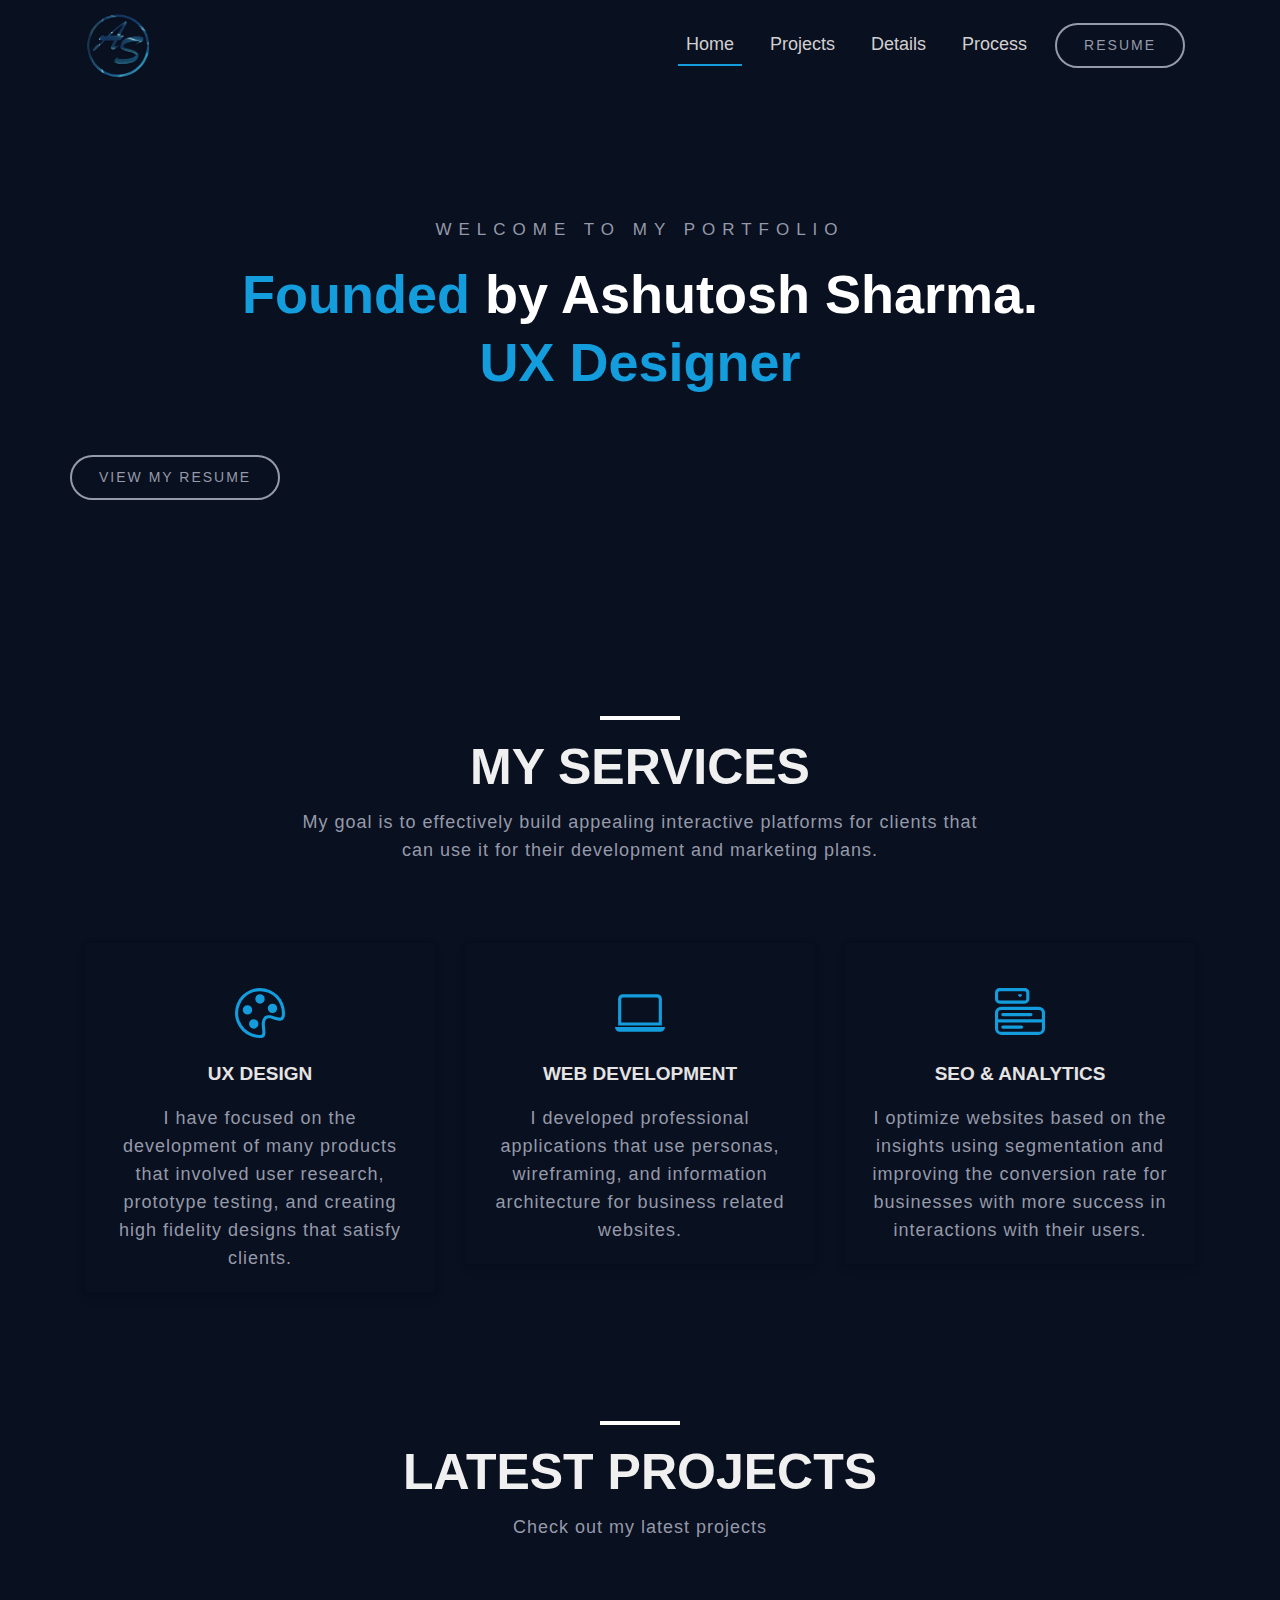
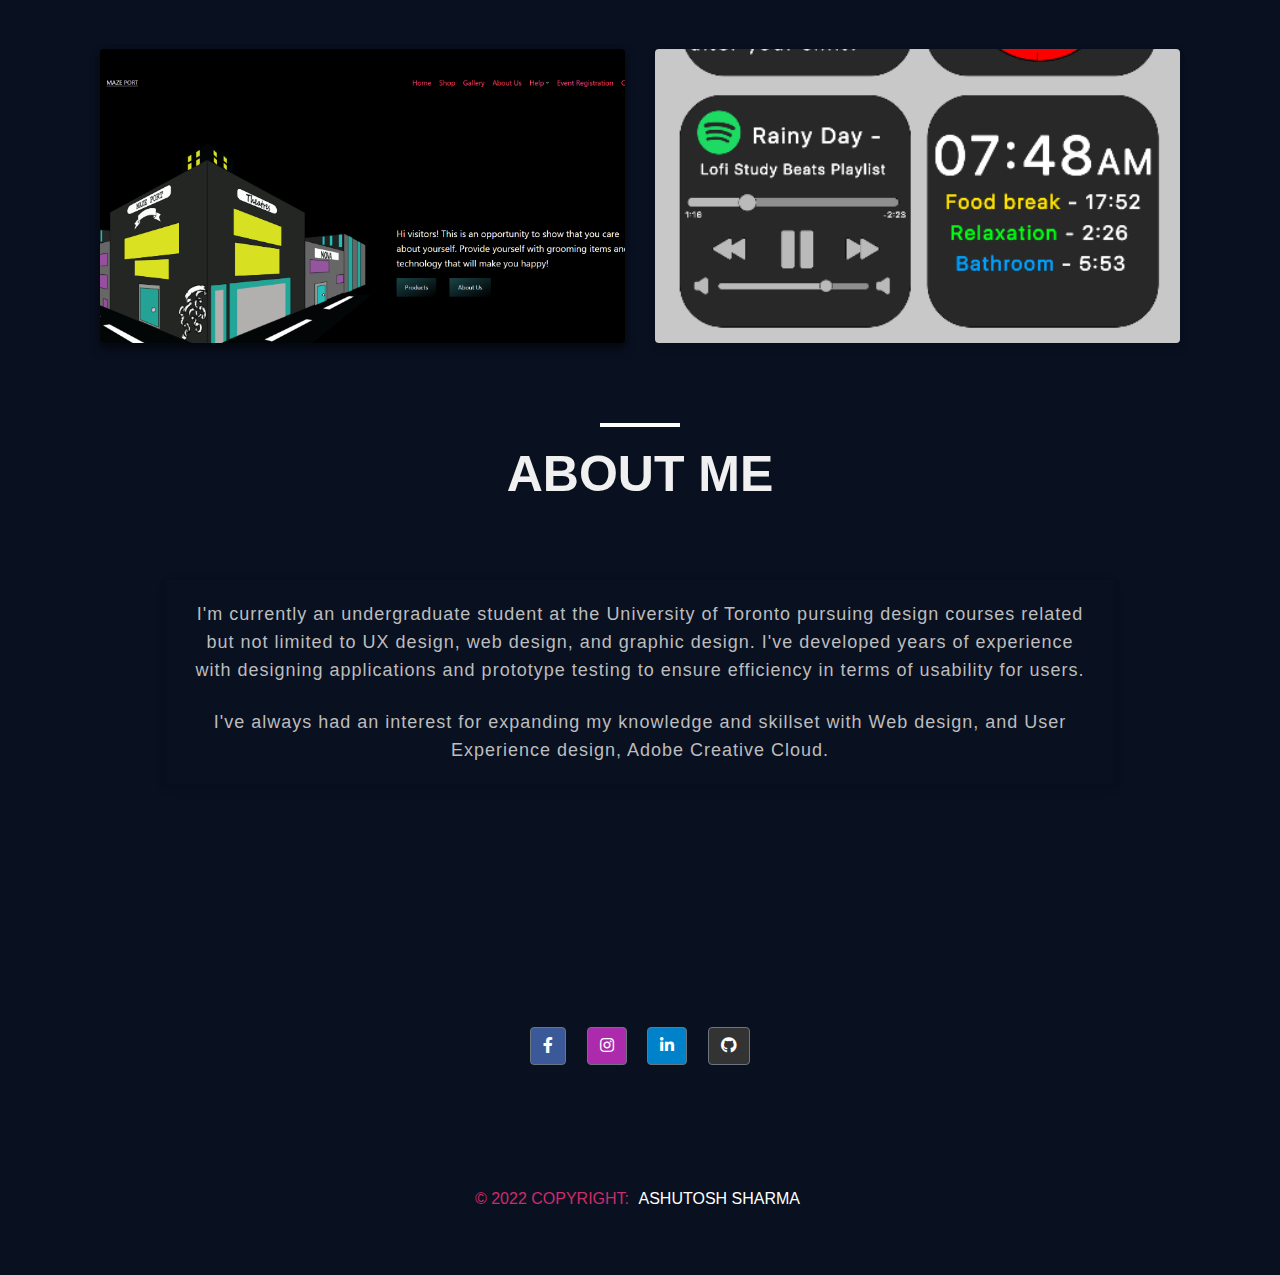
<file: index.html>
<!doctype html>
<html lang="en">

<head>
    <!-- Required meta tags -->
    <meta charset="utf-8">
    <meta name="viewport" content="width=device-width, initial-scale=1, shrink-to-fit=no">

    <!-- Bootstrap CSS -->
    <link rel="stylesheet" href="https://cdn.jsdelivr.net/npm/bootstrap@4.3.1/dist/css/bootstrap.min.css" integrity="sha384-ggOyR0iXCbMQv3Xipma34MD+dH/1fQ784/j6cY/iJTQUOhcWr7x9JvoRxT2MZw1T" crossorigin="anonymous">
    <link rel="stylesheet" href="https://cdnjs.cloudflare.com/ajax/libs/font-awesome/5.15.4/css/all.min.css" integrity="sha512-1ycn6IcaQQ40/MKBW2W4Rhis/DbILU74C1vSrLJxCq57o941Ym01SwNsOMqvEBFlcgUa6xLiPY/NS5R+E6ztJQ==" crossorigin="anonymous" referrerpolicy="no-referrer"
    />
    <link href="https://cdn.jsdelivr.net/npm/bootstrap@5.1.3/dist/css/bootstrap.min.css" rel="stylesheet" integrity="sha384-1BmE4kWBq78iYhFldvKuhfTAU6auU8tT94WrHftjDbrCEXSU1oBoqyl2QvZ6jIW3" crossorigin="anonymous">
    <link href="css/custom.css" rel="stylesheet">

    <title>Portfolio | Ashutosh Sharma</title>
</head>

<!--Navbar reference: https://getbootstrap.com/docs/5.1/components/navbar/-->
<header class="header-nav">
    <nav class="navbar navbar-expand-lg fixed-top">
        <div class="container">
            <a class="navbar-brand" href="index.html">
                <img src="images/Logo.png" class="img-fluid" alt="logo" width="70%"></a>
            <button class="navbar-toggler" type="button" data-bs-toggle="collapse" data-bs-target="#navbarNav" aria-controls="navbarNav" aria-expanded="false" aria-label="Toggle navigation">
                    <span class="navbar-toggler-icon"></span>
                    <i class="fas fa-stream navbar-toggler-icon"></i>
                </button>
            <div class="collapse navbar-collapse justify-content-end" id="navbarNav">
                <ul class="navbar-nav menu-navbar">
                    <li class="nav-item">
                        <a class="nav-link active" aria-current="page" href="index.html">Home</a>
                    </li>
                    <li class="nav-item">
                        <a class="nav-link" href="projects.html">Projects</a>
                    </li>
                    <li class="nav-item">
                        <a class="nav-link" href="details.html">Details</a>
                    </li>
                    <li class="nav-item">
                        <a class="nav-link" href="process.html">Process</a>
                    </li>
                    <li class="nav-item mt-3 mt-lg-0">
                        <a class="main-btn" href="resume.html">Resume</a>
                    </li>
                </ul>
            </div>
        </div>
    </nav>
</header>
<!-- intro -->
<section id="home" class="intro-text">
    <div class="container">
        <div class="row">
            <div class="col-sm-12 text-center text-md-start">
                <h6> Welcome to my Portfolio </h6>
                <h1><span>Founded</span> by Ashutosh Sharma.<br><span>UX Designer</span></h1>
            </div>
            <div class="mt-4">
                <a class="main-btn" href="resume.html">View my resume</a>
            </div>
        </div>
    </div>
</section>
<!-- services tab -->
<!-- reference: https://getbootstrap.com/docs/4.3/components/card/  -->
<div id="services" class="container mt-3 mb-5">
    <div class="post-heading text-center">
        <div class="hr-line"></div>
        <h2>My Services</h2>
        <br>
        <p>My goal is to effectively build appealing interactive platforms for clients that <br> can use it for their development and marketing plans.</br>
        </p>
        <br>
    </div>

    <div class="row">
        <div class="col-lg-4 col-md-6 col-12 pb-5" style="margin-top:50px;">
            <div class="card">
                <div class="card-body text-md-start text-center">
                    <!-- reference: https://icons.getbootstrap.com/icons/ -->
                    <svg xmlns="http://www.w3.org/2000/svg" width="50" height="100" fill="#149DDD" class="bi bi-palette" viewBox="0 0 16 16">
                            <path d="M8 5a1.5 1.5 0 1 0 0-3 1.5 1.5 0 0 0 0 3zm4 3a1.5 1.5 0 1 0 0-3 1.5 1.5 0 0 0 0 3zM5.5 7a1.5 1.5 0 1 1-3 0 1.5 1.5 0 0 1 3 0zm.5 6a1.5 1.5 0 1 0 0-3 1.5 1.5 0 0 0 0 3z"/>
                            <path d="M16 8c0 3.15-1.866 2.585-3.567 2.07C11.42 9.763 10.465 9.473 10 10c-.603.683-.475 1.819-.351 2.92C9.826 14.495 9.996 16 8 16a8 8 0 1 1 8-8zm-8 7c.611 0 .654-.171.655-.176.078-.146.124-.464.07-1.119-.014-.168-.037-.37-.061-.591-.052-.464-.112-1.005-.118-1.462-.01-.707.083-1.61.704-2.314.369-.417.845-.578 1.272-.618.404-.038.812.026 1.16.104.343.077.702.186 1.025.284l.028.008c.346.105.658.199.953.266.653.148.904.083.991.024C14.717 9.38 15 9.161 15 8a7 7 0 1 0-7 7z"/>
                          </svg>
                    <h3>UX design</h3>
                    <p>I have focused on the development of many products that involved user research, prototype testing, and creating high fidelity designs that satisfy clients. </p>
                </div>

            </div>
        </div>

        <div class="col-lg-4 col-md-6 col-12 pb-5" style="margin-top:50px;">
            <div class="card">
                <div class="card-body text-md-start text-center">
                    <!-- reference: https://icons.getbootstrap.com/icons/ -->
                    <svg xmlns="http://www.w3.org/2000/svg" width="50" height="100" fill="#149DDD" class="bi bi-laptop" viewBox="0 0 16 16">
                            <path d="M13.5 3a.5.5 0 0 1 .5.5V11H2V3.5a.5.5 0 0 1 .5-.5h11zm-11-1A1.5 1.5 0 0 0 1 3.5V12h14V3.5A1.5 1.5 0 0 0 13.5 2h-11zM0 12.5h16a1.5 1.5 0 0 1-1.5 1.5h-13A1.5 1.5 0 0 1 0 12.5z"/>
                          </svg>
                    <h3>Web Development</h3>
                    <p>I developed professional applications that use personas, wireframing, and information architecture for business related websites. </p>
                </div>

            </div>
        </div>
        <div class="col-lg-4 col-md-6 col-12 pb-5" style="margin-top:50px;">
            <div class="card">
                <div class="card-body text-md-start text-center">
                    <!-- reference: https://icons.getbootstrap.com/icons/ -->
                    <svg xmlns="http://www.w3.org/2000/svg" width="50" height="100" fill="#149DDD" class="bi bi-menu-button" viewBox="0 0 16 16">
                            <path d="M0 1.5A1.5 1.5 0 0 1 1.5 0h8A1.5 1.5 0 0 1 11 1.5v2A1.5 1.5 0 0 1 9.5 5h-8A1.5 1.5 0 0 1 0 3.5v-2zM1.5 1a.5.5 0 0 0-.5.5v2a.5.5 0 0 0 .5.5h8a.5.5 0 0 0 .5-.5v-2a.5.5 0 0 0-.5-.5h-8z"/>
                            <path d="m7.823 2.823-.396-.396A.25.25 0 0 1 7.604 2h.792a.25.25 0 0 1 .177.427l-.396.396a.25.25 0 0 1-.354 0zM0 8a2 2 0 0 1 2-2h12a2 2 0 0 1 2 2v5a2 2 0 0 1-2 2H2a2 2 0 0 1-2-2V8zm1 3v2a1 1 0 0 0 1 1h12a1 1 0 0 0 1-1v-2H1zm14-1V8a1 1 0 0 0-1-1H2a1 1 0 0 0-1 1v2h14zM2 8.5a.5.5 0 0 1 .5-.5h9a.5.5 0 0 1 0 1h-9a.5.5 0 0 1-.5-.5zm0 4a.5.5 0 0 1 .5-.5h6a.5.5 0 0 1 0 1h-6a.5.5 0 0 1-.5-.5z"/>
                          </svg>
                    <h3>SEO & Analytics</h3>
                    <p>I optimize websites based on the insights using segmentation and improving the conversion rate for businesses with more success in interactions with their users. </p>
                </div>

            </div>
        </div>

    </div>
    <!-- latest projects -->
    <div id="latest-project" class="project_wrapper">
        <div class="post-heading text-center">
            <div class="hr-line"></div>
            <h2>latest projects</h2>
            <br>
            <p>Check out my latest projects</br>
            </p>
            <br>
        </div>
    </div>

    <div class="container">
        <div class="row">
            <div class="col-sm">
                <div class="card_project">
                    <a href="details.html"><img src="images/wordpress website.png" class="image-one" alt="wordpress website"></a>
                </div>
            </div>
            <div class="col-sm">
                <div class="card_project">
                    <a href="projects.html"><img src="images/cct380 design.png" class="image-two" alt="cct380 design"></a>
                </div>
            </div>
        </div>

    </div>
    <div id="about-me" class="about_wrapper">
        <div class="post-heading text-center">
            <div class="hr-line"></div>
            <h2 style="margin-bottom: 80px;">about me</h2>
            <br>
        </div>
        <div class="card">
            <div class="card-body text-md-start text-center">
                <!-- reference: https://icons.getbootstrap.com/icons/ -->
                <p style="color: rgb(189, 189, 189);">I'm currently an undergraduate student at the University of Toronto pursuing design courses related but not limited to UX design, web design, and graphic design. I've developed years of experience with designing applications and prototype
                    testing to ensure efficiency in terms of usability for users. </p>
                <br>
                <br>
                <p style="color: rgb(189, 189, 189);">I've always had an interest for expanding my knowledge and skillset with Web design, and User Experience design, Adobe Creative Cloud. </p>
            </div>

        </div>
    </div>


    <!-- Reference: https://mdbootstrap.com/docs/standard/extended/social-media/ -->
    <!-- Grid container -->
    <div class="container p-4 pb-0 text-center" style="margin-top: 80px;" id="social-media">
        <!-- Section: Social media -->
        <section class="mb-4">
            <!-- Facebook -->
            <a class="btn btn-secondary btn-floating m-2" style="background-color: #3b5998;" href="https://facebook.com/" role="button"><i class="fab fa-facebook-f"></i
            ></a>

            <!-- Instagram -->
            <a class="btn btn-secondary btn-floating m-2" style="background-color: #ac2bac;" href="https://instagram.com/" role="button"><i class="fab fa-instagram"></i
            ></a>

            <!-- Linkedin -->
            <a class="btn btn-secondary btn-floating m-2" style="background-color: #0082ca;" href="https://linkedin.com/" role="button"><i class="fab fa-linkedin-in"></i
            ></a>
            <!-- Github -->
            <a class="btn btn-secondary btn-floating m-2" style="background-color: #333333;" href="https://github.com/" role="button"><i class="fab fa-github"></i
            ></a>
        </section>
        <!-- Section: Social media -->
    </div>
    <!-- Grid container -->

    <!-- Copyright -->
    <div class="text-center p-3" style="color: #cf2b6a;">
        © 2022 Copyright:
        <a class="text-white" style="padding: 5px;">Ashutosh Sharma</a>
    </div>
    <!-- Copyright -->
    <!-- Optional JavaScript -->
    <!-- jQuery first, then Popper.js, then Bootstrap JS -->
    <script src=" https://code.jquery.com/jquery-3.3.1.slim.min.js " integrity="sha384-q8i/X+965DzO0rT7abK41JStQIAqVgRVzpbzo5smXKp4YfRvH+8abtTE1Pi6jizo " crossorigin="anonymous "></script>
    <script src="https://cdn.jsdelivr.net/npm/popper.js@1.14.7/dist/umd/popper.min.js " integrity="sha384-UO2eT0CpHqdSJQ6hJty5KVphtPhzWj9WO1clHTMGa3JDZwrnQq4sF86dIHNDz0W1 " crossorigin="anonymous "></script>
    <script src="https://cdn.jsdelivr.net/npm/bootstrap@4.3.1/dist/js/bootstrap.min.js " integrity="sha384-JjSmVgyd0p3pXB1rRibZUAYoIIy6OrQ6VrjIEaFf/nJGzIxFDsf4x0xIM+B07jRM " crossorigin="anonymous "></script>
    <script src="https://cdn.jsdelivr.net/npm/@popperjs/core@2.10.2/dist/umd/popper.min.js " integrity="sha384-7+zCNj/IqJ95wo16oMtfsKbZ9ccEh31eOz1HGyDuCQ6wgnyJNSYdrPa03rtR1zdB " crossorigin="anonymous "></script>
    <script src="https://cdn.jsdelivr.net/npm/bootstrap@5.1.3/dist/js/bootstrap.min.js " integrity="sha384-QJHtvGhmr9XOIpI6YVutG+2QOK9T+ZnN4kzFN1RtK3zEFEIsxhlmWl5/YESvpZ13 " crossorigin="anonymous "></script>

    </body>

</html>
</file>
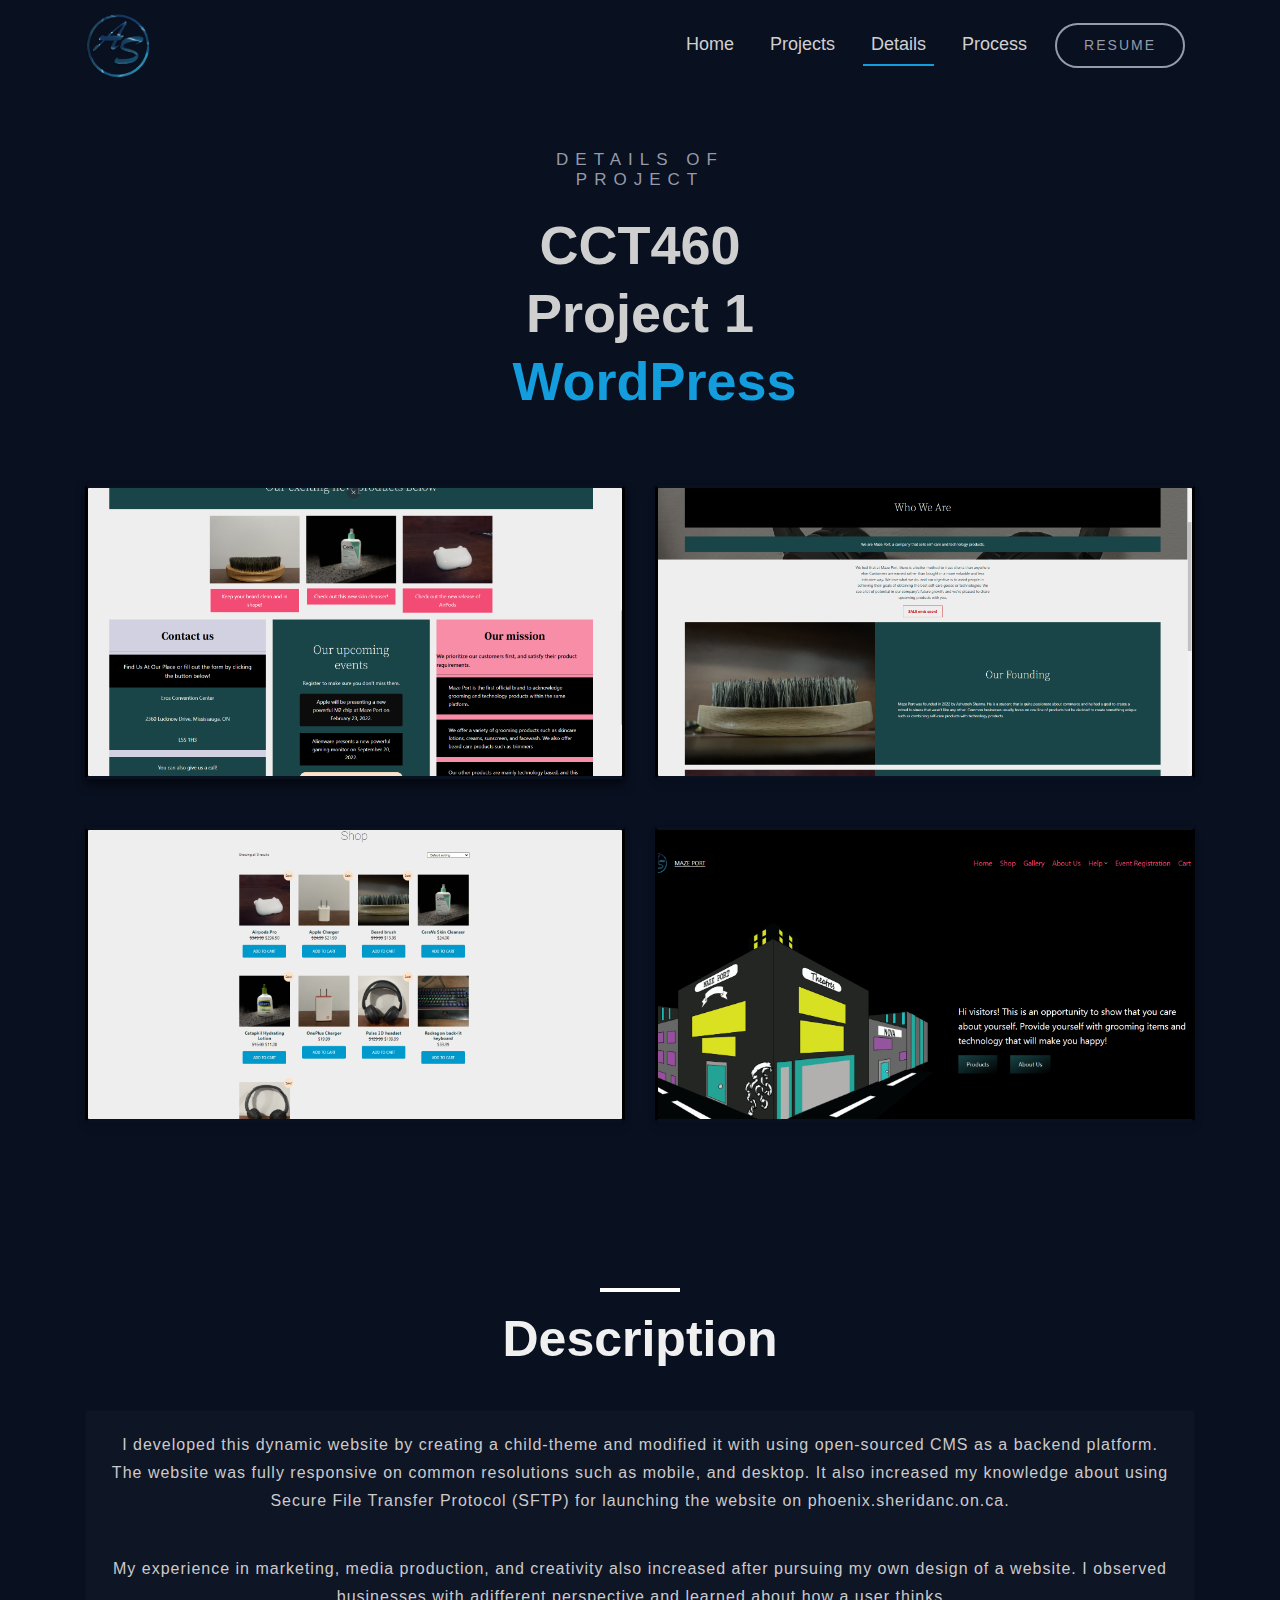
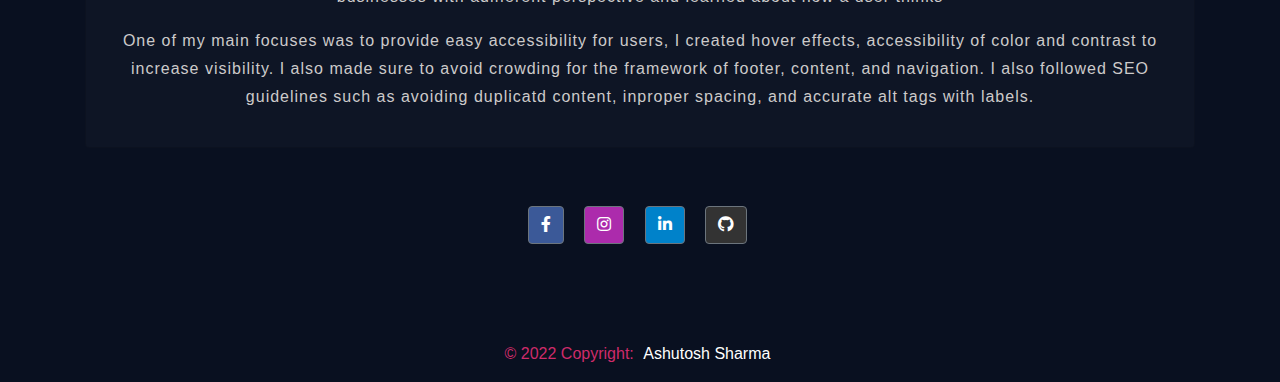
<file: details.html>
<!doctype html>
<html lang="en">

<head>
    <!-- Required meta tags -->
    <meta charset="utf-8">
    <meta name="viewport" content="width=device-width, initial-scale=1, shrink-to-fit=no">

    <!-- Bootstrap CSS -->
    <link rel="stylesheet" href="https://cdn.jsdelivr.net/npm/bootstrap@4.3.1/dist/css/bootstrap.min.css" integrity="sha384-ggOyR0iXCbMQv3Xipma34MD+dH/1fQ784/j6cY/iJTQUOhcWr7x9JvoRxT2MZw1T" crossorigin="anonymous">
    <link rel="stylesheet" href="https://cdnjs.cloudflare.com/ajax/libs/font-awesome/5.15.4/css/all.min.css" integrity="sha512-1ycn6IcaQQ40/MKBW2W4Rhis/DbILU74C1vSrLJxCq57o941Ym01SwNsOMqvEBFlcgUa6xLiPY/NS5R+E6ztJQ==" crossorigin="anonymous" referrerpolicy="no-referrer"
    />
    <link href="https://cdn.jsdelivr.net/npm/bootstrap@5.1.3/dist/css/bootstrap.min.css" rel="stylesheet" integrity="sha384-1BmE4kWBq78iYhFldvKuhfTAU6auU8tT94WrHftjDbrCEXSU1oBoqyl2QvZ6jIW3" crossorigin="anonymous">
    <link href="css/custom.css" rel="stylesheet">

    <title>Project details</title>
</head>

<!--Navbar reference: https://getbootstrap.com/docs/5.1/components/navbar/-->
<header class="header-nav">
    <nav class="navbar navbar-expand-lg fixed-top">
        <div class="container">
            <a class="navbar-brand" href="index.html">
                <img src="images/Logo.png" class="img-fluid" alt="logo" width="70%"></a>
            <button class="navbar-toggler" type="button" data-bs-toggle="collapse" data-bs-target="#navbarNav" aria-controls="navbarNav" aria-expanded="false" aria-label="Toggle navigation">
                    <span class="navbar-toggler-icon"></span>
                    <i class="fas fa-stream navbar-toggler-icon"></i>
                </button>
            <div class="collapse navbar-collapse justify-content-end" id="navbarNav">
                <ul class="navbar-nav menu-navbar">
                    <li class="nav-item">
                        <a class="nav-link" href="index.html">Home</a>
                    </li>
                    <li class="nav-item">
                        <a class="nav-link" href="projects.html">Projects</a>
                    </li>
                    <li class="nav-item">
                        <a class="nav-link active" aria-current="page" href="details.html">Details</a>
                    </li>
                    <li class="nav-item">
                        <a class="nav-link" href="process.html">Process</a>
                    </li>
                    <li class="nav-item mt-3 mt-lg-0">
                        <a class="main-btn" href="resume.html">Resume</a>
                    </li>
                </ul>
            </div>
        </div>
    </nav>
</header>
<!-- details section -->

<section id="details" class="details-project">
    <div class="container">
        <div class="row">
            <div class="col-sm-3 col-6 m-auto">
                <h6>Details of project</h6>
                <h1 style="color: rgb(207, 207, 207);">CCT460 Project 1<br><span>WordPress</span></h1>
            </div>
        </div>
    </div>
</section>

<div class="container">
    <div class="row">
        <div class="col-lg-6 col-md-8 col-12 pb-5">
            <div class="details_project">
                <img src="images/wordpress-homepage.png" class="image-one" alt="website-homepage">
            </div>
        </div>
        <div class="col-lg-6 col-md-8 col-12 pb-5">
            <div class="details_project">
                <img src="images/wordpress-aboutus.png" class="image-two" alt="website-aboutus">
            </div>
        </div>
        <div class="col-lg-6 col-md-8 col-12 pb-5">
            <div class="details_project">
                <img src="images/wordpress-shop.png" class="image-two" alt="website-shop">
            </div>
        </div>
        <div class="col-lg-6 col-md-8 col-12 pb-5">
            <div class="details_project">
                <img src="images/wordpress website.png" class="image-two" alt="website-shop">
            </div>
        </div>
    </div>

</div>

<div id="Description" class="description_wrapper" style="margin-top: 70px;">
    <div class="post-heading text-center">
        <br>
        <br>
        <div class="hr-line"></div>
        <h2 style="margin-bottom: 70px;">Description</h2>
    </div>
    <div class="container">
        <div class="card">
            <div class="card-body text-md-start text-center">
                <p>I developed this dynamic website by creating a child-theme and modified it with using open-sourced CMS as a backend platform. The website was fully responsive on common resolutions such as mobile, and desktop. It also increased my knowledge
                    about using Secure File Transfer Protocol (SFTP) for launching the website on phoenix.sheridanc.on.ca.</p>
                <br>
                <p>My experience in marketing, media production, and creativity also increased after pursuing my own design of a website. I observed businesses with adifferent perspective and learned about how a user thinks</p>
                <p>One of my main focuses was to provide easy accessibility for users, I created hover effects, accessibility of color and contrast to increase visibility. I also made sure to avoid crowding for the framework of footer, content, and navigation.
                    I also followed SEO guidelines such as avoiding duplicatd content, inproper spacing, and accurate alt tags with labels.
                </p>
            </div>
        </div>
    </div>
</div>
<footer>
    <!-- Reference: https://mdbootstrap.com/docs/standard/extended/social-media/ -->
    <!-- Grid container -->
    <div class="col-sm" id="socialmedia">
        <!-- Section: Social media -->
        <section class="mb-4">
            <!-- Facebook -->
            <a class="btn btn-secondary btn-floating m-2" style="background-color: #3b5998;" href="https://facebook.com/" role="button"><i class="fab fa-facebook-f"></i
            ></a>

            <!-- Instagram -->
            <a class="btn btn-secondary btn-floating m-2" style="background-color: #ac2bac;" href="https://instagram.com/" role="button"><i class="fab fa-instagram"></i
            ></a>

            <!-- Linkedin -->
            <a class="btn btn-secondary btn-floating m-2" style="background-color: #0082ca;" href="https://linkedin.com/" role="button"><i class="fab fa-linkedin-in"></i
            ></a>
            <!-- Github -->
            <a class="btn btn-secondary btn-floating m-2" style="background-color: #333333;" href="https://github.com/" role="button"><i class="fab fa-github"></i
            ></a>
        </section>
        <!-- Section: Social media -->
    </div>
    <!-- Grid container -->

    <!-- Copyright -->
    <div class="text-center p-3" style="color: #cf2b6a;">
        © 2022 Copyright:
        <a class="text-white" style="padding: 5px;">Ashutosh Sharma</a>
    </div>
</footer>
<!-- Optional JavaScript -->
<!-- jQuery first, then Popper.js, then Bootstrap JS -->
<script src=" https://code.jquery.com/jquery-3.3.1.slim.min.js " integrity="sha384-q8i/X+965DzO0rT7abK41JStQIAqVgRVzpbzo5smXKp4YfRvH+8abtTE1Pi6jizo " crossorigin="anonymous "></script>
<script src="https://cdn.jsdelivr.net/npm/popper.js@1.14.7/dist/umd/popper.min.js " integrity="sha384-UO2eT0CpHqdSJQ6hJty5KVphtPhzWj9WO1clHTMGa3JDZwrnQq4sF86dIHNDz0W1 " crossorigin="anonymous "></script>
<script src="https://cdn.jsdelivr.net/npm/bootstrap@4.3.1/dist/js/bootstrap.min.js " integrity="sha384-JjSmVgyd0p3pXB1rRibZUAYoIIy6OrQ6VrjIEaFf/nJGzIxFDsf4x0xIM+B07jRM " crossorigin="anonymous "></script>
<script src="https://cdn.jsdelivr.net/npm/@popperjs/core@2.10.2/dist/umd/popper.min.js " integrity="sha384-7+zCNj/IqJ95wo16oMtfsKbZ9ccEh31eOz1HGyDuCQ6wgnyJNSYdrPa03rtR1zdB " crossorigin="anonymous "></script>
<script src="https://cdn.jsdelivr.net/npm/bootstrap@5.1.3/dist/js/bootstrap.min.js " integrity="sha384-QJHtvGhmr9XOIpI6YVutG+2QOK9T+ZnN4kzFN1RtK3zEFEIsxhlmWl5/YESvpZ13 " crossorigin="anonymous "></script>

</body>
</file>
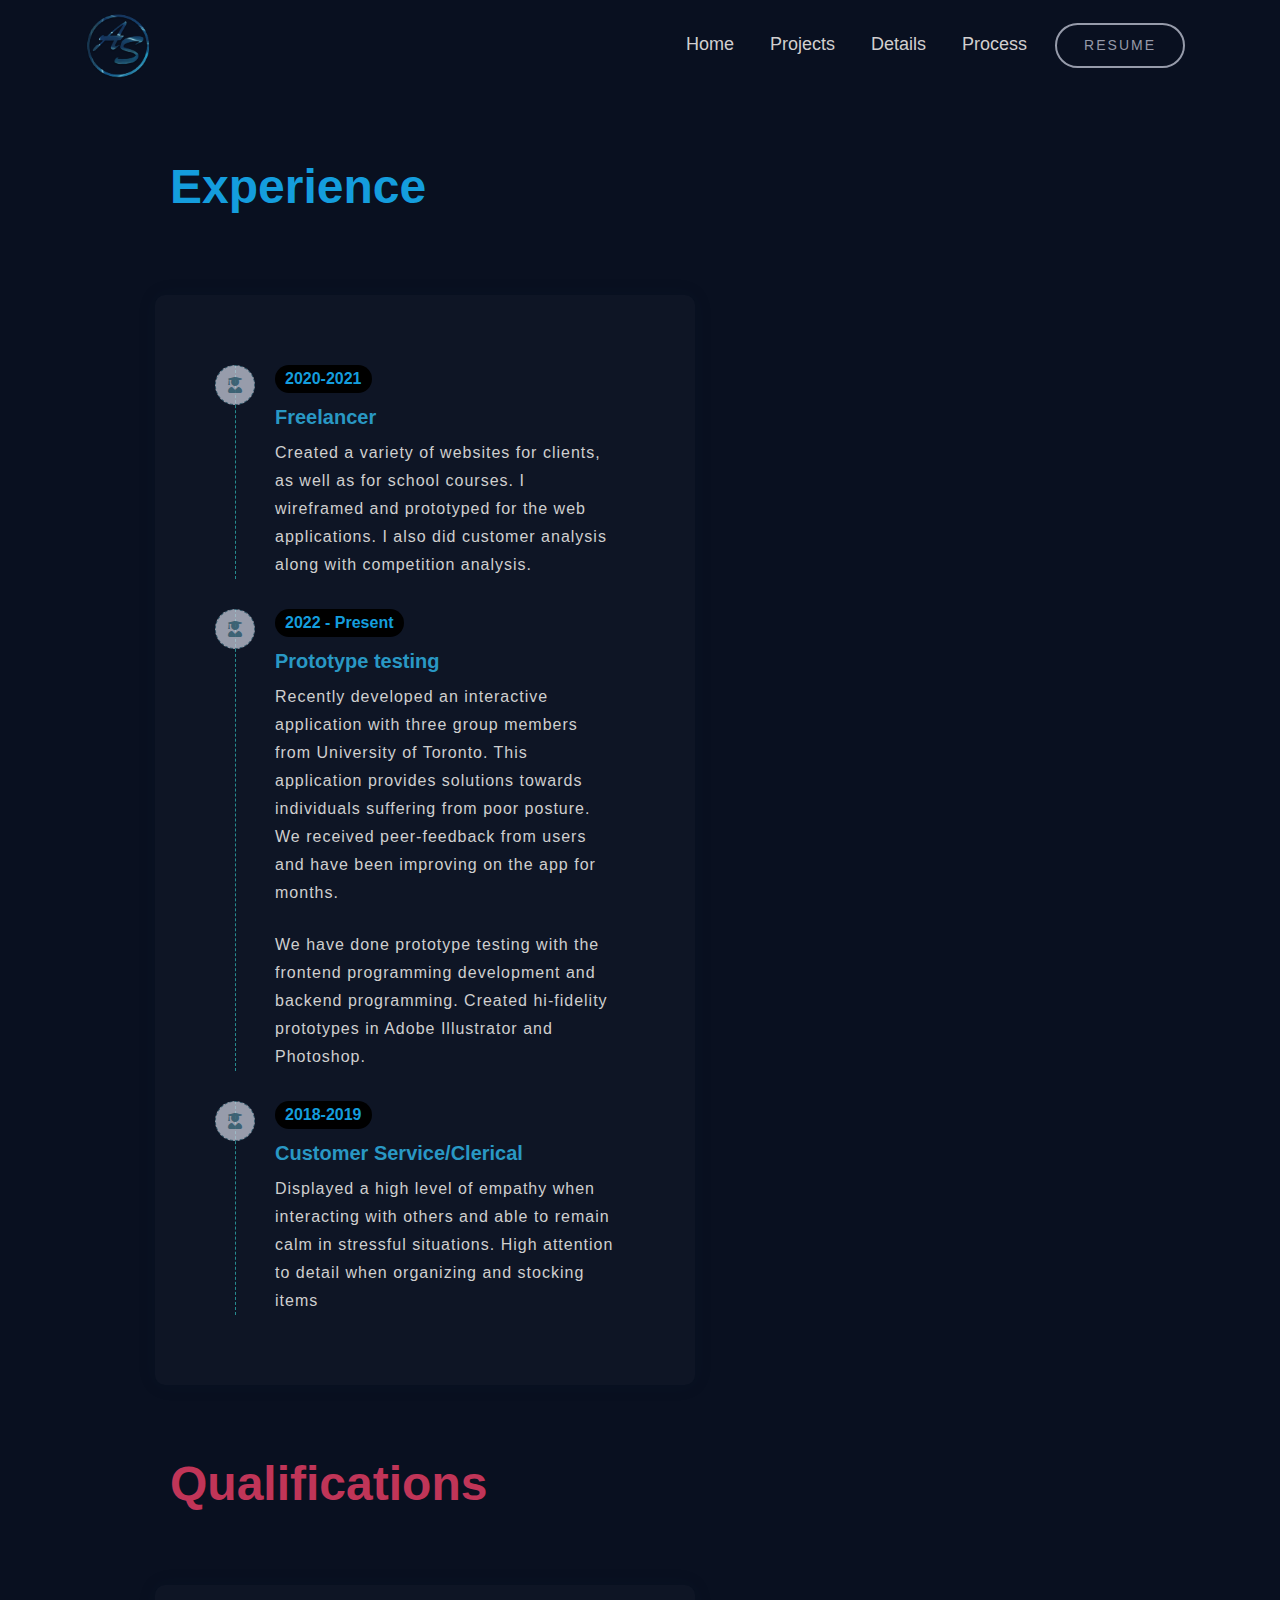
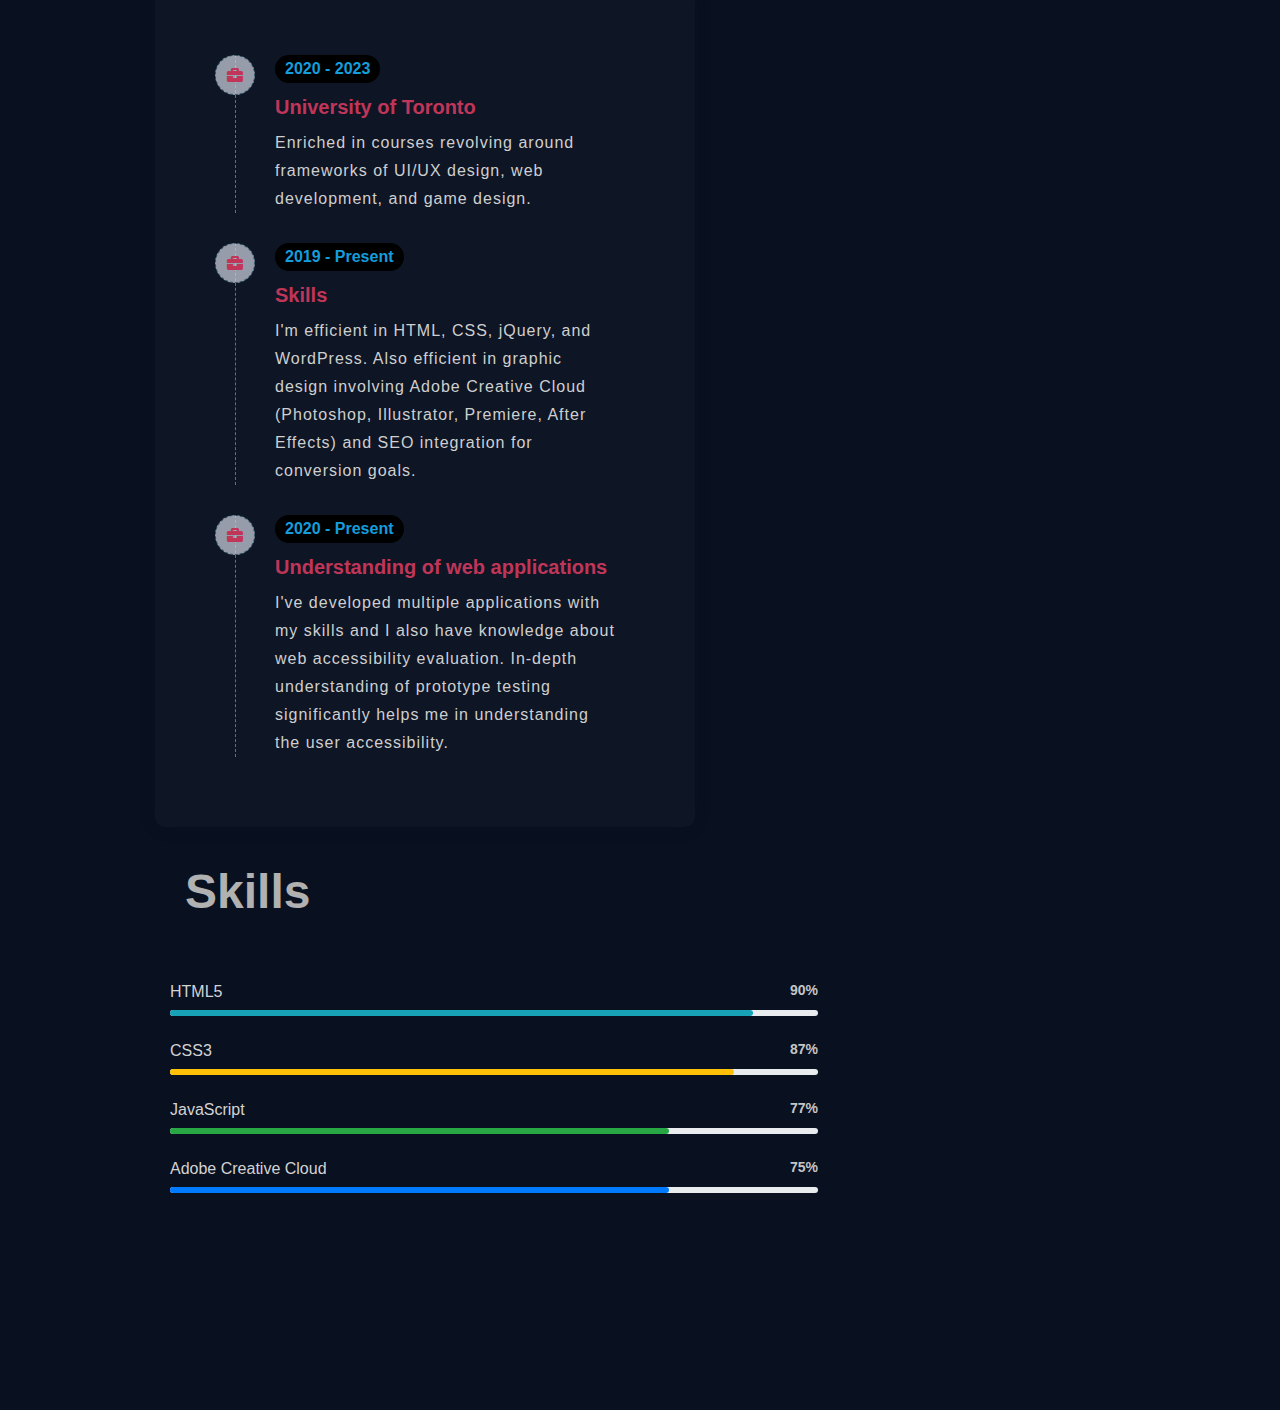
<file: resume.html>
<!doctype html>
<html lang="en">

<head>
    <!-- Required meta tags -->
    <meta charset="utf-8">
    <meta name="viewport" content="width=device-width, initial-scale=1, shrink-to-fit=no">

    <!-- Bootstrap CSS -->
    <link rel="stylesheet" href="https://cdn.jsdelivr.net/npm/bootstrap@4.3.1/dist/css/bootstrap.min.css" integrity="sha384-ggOyR0iXCbMQv3Xipma34MD+dH/1fQ784/j6cY/iJTQUOhcWr7x9JvoRxT2MZw1T" crossorigin="anonymous">
    <link rel="stylesheet" href="https://cdnjs.cloudflare.com/ajax/libs/font-awesome/5.15.4/css/all.min.css" integrity="sha512-1ycn6IcaQQ40/MKBW2W4Rhis/DbILU74C1vSrLJxCq57o941Ym01SwNsOMqvEBFlcgUa6xLiPY/NS5R+E6ztJQ==" crossorigin="anonymous" referrerpolicy="no-referrer"
    />
    <link href="https://cdn.jsdelivr.net/npm/bootstrap@5.1.3/dist/css/bootstrap.min.css" rel="stylesheet" integrity="sha384-1BmE4kWBq78iYhFldvKuhfTAU6auU8tT94WrHftjDbrCEXSU1oBoqyl2QvZ6jIW3" crossorigin="anonymous">
    <link href="css/custom.css" rel="stylesheet">


    <title>Resume</title>
</head>

<!--Navbar reference: https://getbootstrap.com/docs/5.1/components/navbar/-->
<header class="header-nav">
    <nav class="navbar navbar-expand-lg fixed-top">
        <div class="container">
            <a class="navbar-brand" href="index.html">
                <img src="images/Logo.png" class="img-fluid" alt="logo" width="70%"></a>
            <button class="navbar-toggler" type="button" data-bs-toggle="collapse" data-bs-target="#navbarNav" aria-controls="navbarNav" aria-expanded="false" aria-label="Toggle navigation">
                <span class="navbar-toggler-icon"></span>
                <i class="fas fa-stream navbar-toggler-icon"></i>
            </button>
            <div class="collapse navbar-collapse justify-content-end" id="navbarNav">
                <ul class="navbar-nav menu-navbar">
                    <li class="nav-item">
                        <a class="nav-link" href="index.html">Home</a>
                    </li>
                    <li class="nav-item">
                        <a class="nav-link" href="projects.html">Projects</a>
                    </li>
                    <li class="nav-item">
                        <a class="nav-link" href="details.html">Details</a>
                    </li>
                    <li class="nav-item">
                        <a class="nav-link" href="process.html">Process</a>
                    </li>
                    <li class="nav-item mt-3 mt-lg-0">
                        <a class="main-btn" aria-current="page" href="resume.html">Resume</a>
                    </li>
                </ul>
            </div>
        </div>
    </nav>
</header>
<!-- resume -->
<section class="section gray-bg" id="resume">
    <div class="container mt-3 mb-5">
        <div class="row">
            <div class="col-lg-6 col-md-8 col-12 pb-5">
                <div class="section-title">
                    <h2>Experience</h2>
                </div>
            </div>
        </div>
        <div class="row">
            <div class="col-lg-6 col-md-8 col-12 pb-5">
                <div class="resume-box">
                    <ul>
                        <li>
                            <div class="icon">
                                <i class="fas fa-user-graduate"></i>
                            </div>
                            <span class="time">2020-2021</span>
                            <h3>Freelancer</h3>
                            <p>Created a variety of websites for clients, as well as for school courses. I wireframed and prototyped for the web applications. I also did customer analysis along with competition analysis.</p>
                        </li>
                        <li>
                            <div class="icon">
                                <i class="fas fa-user-graduate"></i>
                            </div>
                            <span class="time">2022 - Present</span>
                            <h3>Prototype testing</h3>
                            <p>Recently developed an interactive application with three group members from University of Toronto. This application provides solutions towards individuals suffering from poor posture. We received peer-feedback from users and
                                have been improving on the app for months. </p><br>
                            <p>We have done prototype testing with the frontend programming development and backend programming. Created hi-fidelity prototypes in Adobe Illustrator and Photoshop. </p>
                        </li>
                        <li>
                            <div class="icon">
                                <i class="fas fa-user-graduate"></i>
                            </div>
                            <span class="time">2018-2019</span>
                            <h3>Customer Service/Clerical</h3>
                            <p> Displayed a high level of empathy when interacting with others and able to remain calm in stressful situations. High attention to detail when organizing and stocking items</p>
                        </li>
                    </ul>
                </div>
            </div>
        </div>

        <div class="row">
            <div class="col-lg-6 col-md-8 col-12 pb-5">
                <div class="section-title" style="margin-top: 50px;">
                    <h2 style="color: rgb(192, 53, 88);">Qualifications</h2>
                </div>
                <div class="resume-box" style="margin-top: 40px;">
                    <ul>
                        <li>
                            <div class="icon">
                                <i class="fas fa-briefcase" style="color: rgb(192, 53, 88);"></i>
                            </div>
                            <span class="time">2020 - 2023</span>
                            <h3 style="color:rgb(192, 53, 88)">University of Toronto</h3>
                            <p>Enriched in courses revolving around frameworks of UI/UX design, web development, and game design. </p>
                        </li>
                        <li>
                            <div class="icon">
                                <i class="fas fa-briefcase" style="color: rgb(192, 53, 88);"></i>
                            </div>
                            <span class="time">2019 - Present</span>
                            <h3 style="color:rgb(192, 53, 88)">Skills</h3>
                            <p>I'm efficient in HTML, CSS, jQuery, and WordPress. Also efficient in graphic design involving Adobe Creative Cloud (Photoshop, Illustrator, Premiere, After Effects) and SEO integration for conversion goals.</p>
                        </li>
                        <li>
                            <div class="icon">
                                <i class="fas fa-briefcase" style="color: rgb(192, 53, 88);"></i>
                            </div>
                            <span class="time">2020 - Present</span>
                            <h3 style="color:rgb(192, 53, 88)">Understanding of web applications</h3>
                            <p>I've developed multiple applications with my skills and I also have knowledge about web accessibility evaluation. In-depth understanding of prototype testing significantly helps me in understanding the user accessibility.</p>
                        </li>
                    </ul>
                </div>
            </div>
        </div>
        <div class="container mt-3 mb-5">
            <div class="row">
                <div class="col-lg-4 col-md-8 col-10 pb-4">
                    <div class="section-title">
                        <h2 style="color:rgb(177, 177, 177)">Skills</h2>
                    </div>
                </div>
            </div>
            <div class="py-1">
                <div class="progress">
                    <div class="progress-bar bg-info" role="progressbar" style="width:90%" aria-valuenow="90" aria-valuemin="0" aria-valuemax="100">
                        <div class="progress-bar-title">HTML5</div>
                        <span class="progress-bar-number">90%</span>
                    </div>
                </div>
            </div>
            <div class="py-1">
                <div class="progress">
                    <div class="progress-bar bg-warning" role="progressbar" style="width:87%" aria-valuenow="87" aria-valuemin="0" aria-valuemax="100">
                        <div class="progress-bar-title">CSS3</div>
                        <span class="progress-bar-number">87%</span>
                    </div>
                </div>
            </div>
            <div class="py-1">
                <div class="progress">
                    <div class="progress-bar bg-success" role="progressbar" style="width:77%" aria-valuenow="77" aria-valuemin="0" aria-valuemax="100">
                        <div class="progress-bar-title">JavaScript</div>
                        <span class="progress-bar-number">77%</span>
                    </div>
                </div>
            </div>
            <div class="py-1">
                <div class="progress">
                    <div class="progress-bar" role="progressbar" style="width:77%" aria-valuenow="75" aria-valuemin="0" aria-valuemax="100">
                        <div class="progress-bar-title">Adobe Creative Cloud</div>
                        <span class="progress-bar-number">75%</span>
                    </div>
                </div>
            </div>
</section>

<!-- Optional JavaScript -->
<!-- jQuery first, then Popper.js, then Bootstrap JS -->
<script src=" https://code.jquery.com/jquery-3.3.1.slim.min.js " integrity="sha384-q8i/X+965DzO0rT7abK41JStQIAqVgRVzpbzo5smXKp4YfRvH+8abtTE1Pi6jizo " crossorigin="anonymous "></script>
<script src="https://cdn.jsdelivr.net/npm/popper.js@1.14.7/dist/umd/popper.min.js " integrity="sha384-UO2eT0CpHqdSJQ6hJty5KVphtPhzWj9WO1clHTMGa3JDZwrnQq4sF86dIHNDz0W1 " crossorigin="anonymous "></script>
<script src="https://cdn.jsdelivr.net/npm/bootstrap@4.3.1/dist/js/bootstrap.min.js " integrity="sha384-JjSmVgyd0p3pXB1rRibZUAYoIIy6OrQ6VrjIEaFf/nJGzIxFDsf4x0xIM+B07jRM " crossorigin="anonymous "></script>
<script src="https://cdn.jsdelivr.net/npm/@popperjs/core@2.10.2/dist/umd/popper.min.js " integrity="sha384-7+zCNj/IqJ95wo16oMtfsKbZ9ccEh31eOz1HGyDuCQ6wgnyJNSYdrPa03rtR1zdB " crossorigin="anonymous "></script>
<script src="https://cdn.jsdelivr.net/npm/bootstrap@5.1.3/dist/js/bootstrap.min.js " integrity="sha384-QJHtvGhmr9XOIpI6YVutG+2QOK9T+ZnN4kzFN1RtK3zEFEIsxhlmWl5/YESvpZ13 " crossorigin="anonymous "></script>

</body>
</file>
<file: css/custom.css>
@charset "utf-8";
    /* CSS Document for custom code as addons to bootstrap */
    
    @import url('https://fonts.googleapis.com/css2?family=Roboto:wght@100;900&display=swap');
    @import url('https://fonts.googleapis.com/css2?family=IBM+Plex+Serif&family=Roboto:wght@100;900&display=swap');
    * {
        box-sizing: border-box;
        margin: 0;
        padding: 0;
    }
    
     :root {
        /*Background */
        --primary-color: #149DDD;
        --secondary-color: #0e1525;
        --bg-dark-blue: #091020;
        --bg-white: #fff;
        --gray-color: #c6c9d8bf;
        --gradient-color: linear-gradient(-224deg, var(--primary-color) 0, #337DFF 100%);
        /* Text color */
        --primary-font: 'Poppins', sans-serif;
        --primary-text: #149DDD;
        --text-gray: #c6c9d8bf;
        --text-white: #fff
    }
    
    body {
        font-family: var(--primary-font);
        background-color: var(--secondary-color);
        overflow-x: hidden;
    }
    
    a {
        text-decoration: none;
    }
    
     ::-webkit-scrollbar {
        width: 6px;
    }
    
     ::-webkit-scrollbar-track {
        background: var(--bg-dark-blue);
    }
    
     ::-webkit-scrollbar-thumb {
        background: var(--primary-color)
    }
    
    section {
        padding: 50px 0;
    }
    
    .main-btn {
        display: inline-block;
        border-radius: 50px;
        transition: all .4s ease-in-out;
        padding: 10px 27px;
        background-color: transparent;
        border: 2px solid var(--gray-color);
        color: var(--text-gray);
        font-weight: 500;
        font-size: 14px;
        text-transform: uppercase;
        letter-spacing: 2px;
        text-decoration: none;
        margin-top: 15px;
    }
    
    .main-btn:hover {
        background-color: var(--primary-color);
        border-color: var(--primary-color);
        color: var(--text-white);
        text-decoration: none;
    }
    
    h1 {
        font-size: 54px;
        line-height: 68px;
        font-weight: 800;
        color: var(--text-white);
        margin-bottom: 20px;
    }
    
    h1 span {
        color: var(--primary-color);
    }
    
    h2 {
        font-size: 50px;
        line-height: 1.3px;
        font-weight: 600;
        color: rgb(240, 240, 240);
        margin-bottom: 15px;
    }
    
    h3 {
        font-size: 19px;
        font-weight: 600;
        color: rgb(230, 227, 227);
        margin-bottom: 19px;
    }
    
    h6 {
        font-size: 17px;
        text-transform: uppercase;
        display: block;
        color: var(--text-gray);
        margin-bottom: 20px;
        letter-spacing: 7px;
    }
    
    p {
        color: var(--text-gray);
        font-size: 16px;
        line-height: 28px;
        letter-spacing: 1px;
        font-weight: 400;
    }
    
    input:hover,
    input:focus,
    textarea:focus,
    textarea:hover,
    button {
        outline: none !important;
        box-shadow: none !important;
    }
    /* Navbar */
    
    .header-nav .navbar-brand img {
        max-width: 120px;
        height: auto;
    }
    
    .header-nav .navbar-toggler {
        border: 0;
        color: var(--gray-color);
        line-height: 2;
    }
    
    .header-nav .nav-item {
        margin: 0 10px;
    }
    
    .header-nav .nav-item .nav-link {
        position: relative;
        font-size: 18px;
        font-weight: 500;
        color: #d1cfcf;
        display: inline-block;
    }
    
    .header-nav .nav-item .nav-link::after {
        position: absolute;
        content: '';
        background: var(--primary-color);
        height: 2px;
        transition: 0.3s;
        bottom: 0;
        width: 0;
        left: 0;
    }
    
    .header-nav .nav-item .nav-link.active::after,
    .header-nav .nav-item .nav-link:hover::after {
        width: 100%;
    }
    
    .header-nav .nav-item .nav-link:hover {
        color: var(--bg-white);
    }
    
    .intro-text {
        width: 100%;
        height: auto;
        min-height: 650px;
        background-repeat: no-repeat;
        background-position: center;
        background-size: cover;
        padding: 300px 0 100px 0;
        background-attachment: fixed;
    }
    
    .header-nav .menu-navbar {
        text-align: center;
        padding-bottom: 15px;
    }
    
    #services {
        margin: auto;
        text-transform: uppercase;
    }
    
    #services p {
        width: 400px;
        display: inline;
        text-transform: none;
        font-size: 18px;
    }
    
    .hr-line {
        width: 80px;
        height: 4px;
        background-color: var(--bg-white);
        display: inline-block;
        margin-bottom: 40px;
    }
    /* custom effects for these cards, reference: https://ordinarycoders.com/blog/article/codepen-bootstrap-card-hovers */
    
    #services .card {
        border-radius: 4px;
        background: var(--bg-dark-blue);
        box-shadow: 0 6px 10px rgba(0, 0, 0, .08), 0 0 6px rgba(0, 0, 0, .05);
        transition: .3s transform cubic-bezier(.155, 1.105, .295, 1.12), .3s box-shadow, .3s -webkit-transform cubic-bezier(.155, 1.105, .295, 1.12);
        cursor: pointer;
    }
    
    #services .card:hover {
        transform: scale(1.05);
        box-shadow: 0 10px 20px rgba(0, 0, 0, .12), 0 4px 8px rgba(0, 0, 0, .06);
    }
    
    .header-nav .nav-item .nav-link {
        margin-top: 15px;
    }
    
    nav {
        background: var(--bg-dark-blue);
        height: 60x;
        position: fixed;
        top: 0;
        transition: top 0.2s ease-in-out;
        width: 100%;
    }
    
    #latest-project {
        padding: 80px;
    }
    
    .image-one {
        width: 100%;
        height: 23vw;
        object-fit: cover;
        border-radius: 4px;
        box-shadow: 0 6px 10px rgba(0, 0, 0, 0.521), 0 0 6px rgba(0, 0, 0, .05);
        transition: .3s transform cubic-bezier(.155, 1.105, .295, 1.12), .3s box-shadow, .3s -webkit-transform cubic-bezier(.155, 1.105, .295, 1.12);
        cursor: pointer;
    }
    
    .image-two {
        width: 100%;
        height: 23vw;
        object-fit: cover;
        border-radius: 4px;
        box-shadow: 0 6px 10px rgba(0, 0, 0, .08), 0 0 6px rgba(0, 0, 0, .05);
        transition: .3s transform cubic-bezier(.155, 1.105, .295, 1.12), .3s box-shadow, .3s -webkit-transform cubic-bezier(.155, 1.105, .295, 1.12);
        cursor: pointer;
    }
    
    .image-one:hover,
    .image-two:hover {
        transform: scale(1.05);
        box-shadow: 0 10px 20px rgba(0, 0, 0, .12), 0 4px 8px rgba(0, 0, 0, .06);
    }
    
    #social-media a:hover {
        height: 40px;
        overflow: hidden;
        transition: transform .3s ease;
        transform: scale(1.3);
    }
    
    .description_wrapper p {
        color: rgb(204, 202, 202);
        background: var(--secondary-color);
    }
    
    .description_wrapper .card {
        background-color: var(--secondary-color);
    }
    
    .details_project img {
        border-style: solid;
        border-color: transparent black transparent;
    }
    
    #socialmedia {
        width: 270px;
        margin: 0 auto;
    }
    
    #socialmedia a:hover {
        height: 40px;
        overflow: hidden;
        transition: transform .3s ease;
        transform: scale(1.3);
    }
    
    .about_wrapper {
        padding: 80px;
    }
    
    .header-nav .menu-navbar {
        text-align: center;
        background-color: var(--bg-dark-blue);
        padding-bottom: 15px;
    }
    
    .intro-text {
        padding: 200px 0;
    }
    /* resume page */
    
    body {
        margin-top: 20px;
        background-color: var(--bg-dark-blue);
    }
    
    .section {
        padding: 150px 0;
        position: relative;
        float: right;
    }
    
    .gray-bg {
        background-color: var(--bg-dark-blue);
    }
    
    .section-title h2 {
        font-weight: 700;
        color: var(--primary-color);
        font-size: 3em;
        margin: 0 0 15px;
        padding-left: 15px;
    }
    
    .section-title {
        padding-bottom: 45px;
    }
    
    .section-title p {
        margin: 0;
        font-size: 18px;
    }
    /* Resume Box
---------------------*/
    
    .resume-box {
        box-shadow: 0 0 1.25rem rgba(31, 45, 61, 0.08);
        border-radius: 10px;
        position: relative;
        background-color: var(--secondary-color);
        padding: 40px;
    }
    
    .resume-box ul {
        margin: 0;
        padding: 30px 20px;
        list-style: none;
    }
    
    .resume-box li {
        position: relative;
        padding: 0 20px 0 60px;
        margin: 0 0 30px;
    }
    
    .resume-box li:last-child {
        margin-bottom: 0;
    }
    
    .resume-box li:after {
        content: "";
        position: absolute;
        top: 0px;
        left: 20px;
        bottom: 0;
    }
    
    .resume-box .icon {
        width: 40px;
        height: 40px;
        position: absolute;
        left: 0;
        right: 0;
        color: #1b4c5fbd;
        line-height: 40px;
        background: var(--text-gray);
        text-align: center;
        z-index: 1;
        border: 1px dashed;
        border-radius: 50%;
    }
    
    .resume-box .time {
        background: #000000;
        color: var(--primary-color);
        font-size: 16px;
        padding: 2px 10px;
        display: inline-block;
        margin-bottom: 12px;
        border-radius: 20px;
        font-weight: 600;
    }
    
    .resume-box h3 {
        font-weight: 700;
        color: #2998c4;
        font-size: 20px;
        margin-bottom: 10px;
    }
    
    .resume-box p {
        margin: 0;
        color: rgb(207, 207, 207);
    }
    
    .resume-box li:after {
        content: "";
        position: absolute;
        top: 0px;
        left: 20px;
        border-left: 1px dashed #268b8f;
        bottom: 0;
    }
    
    .progress {
        position: relative;
        overflow: inherit;
        height: 6px;
        margin: 30px 0px 15px;
        width: 60%;
        border-radius: 10px;
    }
    
    .progress .progress-bar {
        height: 6px;
        border-radius: 10px;
    }
    
    .progress .progress-bar-title {
        position: absolute;
        left: 0;
        top: -30px;
        color: rgb(212, 211, 211);
        font-size: 16px;
    }
    
    .progress .progress-bar-number {
        position: absolute;
        right: 0;
        color: rgb(197, 197, 197);
        top: -30px;
        font-weight: 600;
        font-size: 14px;
    }
    /* Project page */
    
    .categories ul li {
        list-style: none;
        background-color: var(--bg-dark-blue);
        padding: 5px 15px;
        color: var(--text-gray);
        display: inline-block;
        cursor: pointer;
        letter-spacing: 2px;
        margin-bottom: 30px;
    }
    
    .categories ul li:hover {
        color: var(--bg-white);
    }
    
    .project_item {
        position: relative;
        margin: 40px;
    }
    
    #projects {
        margin-top: 80px;
    }
    
    .project_item span {
        position: absolute;
        top: 50%;
        left: 7%;
        font-size: 40px;
        color: var(--bg-white);
        cursor: pointer;
        opacity: 0;
    }
    
    .project_item:hover {
        box-shadow: -18px 3px 109px -65px rgba(46, 165, 145, 0.75);
        transition: transform 0.2s ease;
        cursor: pointer;
        transform: scale(1.1);
    }
    
    .project_item:hover span {
        opacity: 1;
        transition: 0.5s;
    }
    
    .project_item img {
        width: 100%;
        height: 20vw;
        object-fit: cover;
    }
    
    .project_item p {
        color: rgba(255, 255, 255, 0.795);
        text-align: center;
    }
    
    .project_item::before {
        content: "";
        left: 0;
        top: 0;
        height: 100%;
        width: 100%;
        background-color: rgba(59, 59, 59, 0.185);
        opacity: 1;
        position: absolute;
    }
    
    .details-project {
        text-align: center;
        margin-top: 100px;
    }
    /* parallax */
    /* reference: /* CSS code from W3Schools demo page: https://www.w3schools.com/howto/tryhow_css_parallax_demo.htm */
    
    #parallax-header {
        background-color: rgb(0, 0, 0);
        padding: 50px 10px;
        color: rgb(255, 255, 255);
        text-align: center;
        font-size: 90px;
        font-weight: bold;
        position: fixed;
        top: 0;
        width: 100%;
        transition: 0.2s;
        z-index: -100;
        margin-top: 50px;
    }
    
    .parallax-container {
        height: 100vh;
    }
    
    .bgimg-1,
    .bgimg-2,
    .bgimg-3 {
        position: relative;
        opacity: 0.65;
        background-attachment: fixed;
        background-position: center;
        background-repeat: no-repeat;
        background-size: fit;
    }
    
    .bgimg-1 {
        background-image: url("../images/figure-2.png");
        min-height: 100%;
    }
    
    .bgimg-2 {
        background-image: url("../images/figure-2.png");
        min-height: 80%;
    }
    
    .bgimg-3 {
        background-image: url("../images/wordpress-shop.png");
        min-height: 400px;
    }
    
    .parallax-caption {
        position: absolute;
        left: 0;
        top: 50%;
        width: 100%;
        text-align: center;
        color: rgb(187, 48, 102);
    }
    
    .parallax-caption span.parallax-border {
        background-color: rgba(0, 0, 0, 0.322);
        color: rgb(64, 177, 185);
        padding: 1em;
        font-size: 2.5em;
        text-transform: uppercase;
        font-family: 'Roboto', sans-serif;
    }
    
    .parallax-border a {
        color: rgb(16, 209, 235);
        text-decoration: none;
        font-weight: 600;
    }
    
    .parallax-border a:hover {
        color: white;
    }
    
    .parallax-content h4 {
        text-transform: uppercase;
        font: 2.5em 'Roboto', sans-serif;
        color: rgb(255, 255, 255);
    }
    
    .parallax-content p {
        font: 1.5em Helvetica;
        line-height: 1.5em;
        color: rgb(211, 211, 211);
    }
    /* Turn off parallax scrolling for tablets and phones */
    
    @media only screen and (max-device-width: 1024px) {
        .bgimg-1,
        .bgimg-2,
        .bgimg-3 {
            background-attachment: scroll;
        }
    }
    
    @media (max-width: 991px) {
        /* custom */
        section {
            padding: 30px 0;
        }
        h2 {
            font-size: 30px;
            line-height: 40px;
        }
        h3 {
            font-size: 20px;
        }
    }
    
    @media (max-width:767px) {
        /* custom */
        h1 {
            font-size: 40px;
            line-height: 50px;
        }
        h2 {
            font-size: 20px;
        }
        p {
            font-size: 13px;
            line-height: 24px;
        }
    }
    
    @media (max-width:479px) {
        /* custom */
        .navbar {
            letter-spacing: 0.1em;
            padding: 7px 0;
        }
        h1 {
            font-size: 30px;
            line-height: 40px;
        }
        h2 {
            font-size: 18px;
        }
        p {
            font-size: 12px;
            line-height: 20px;
        }
    }
</file>
